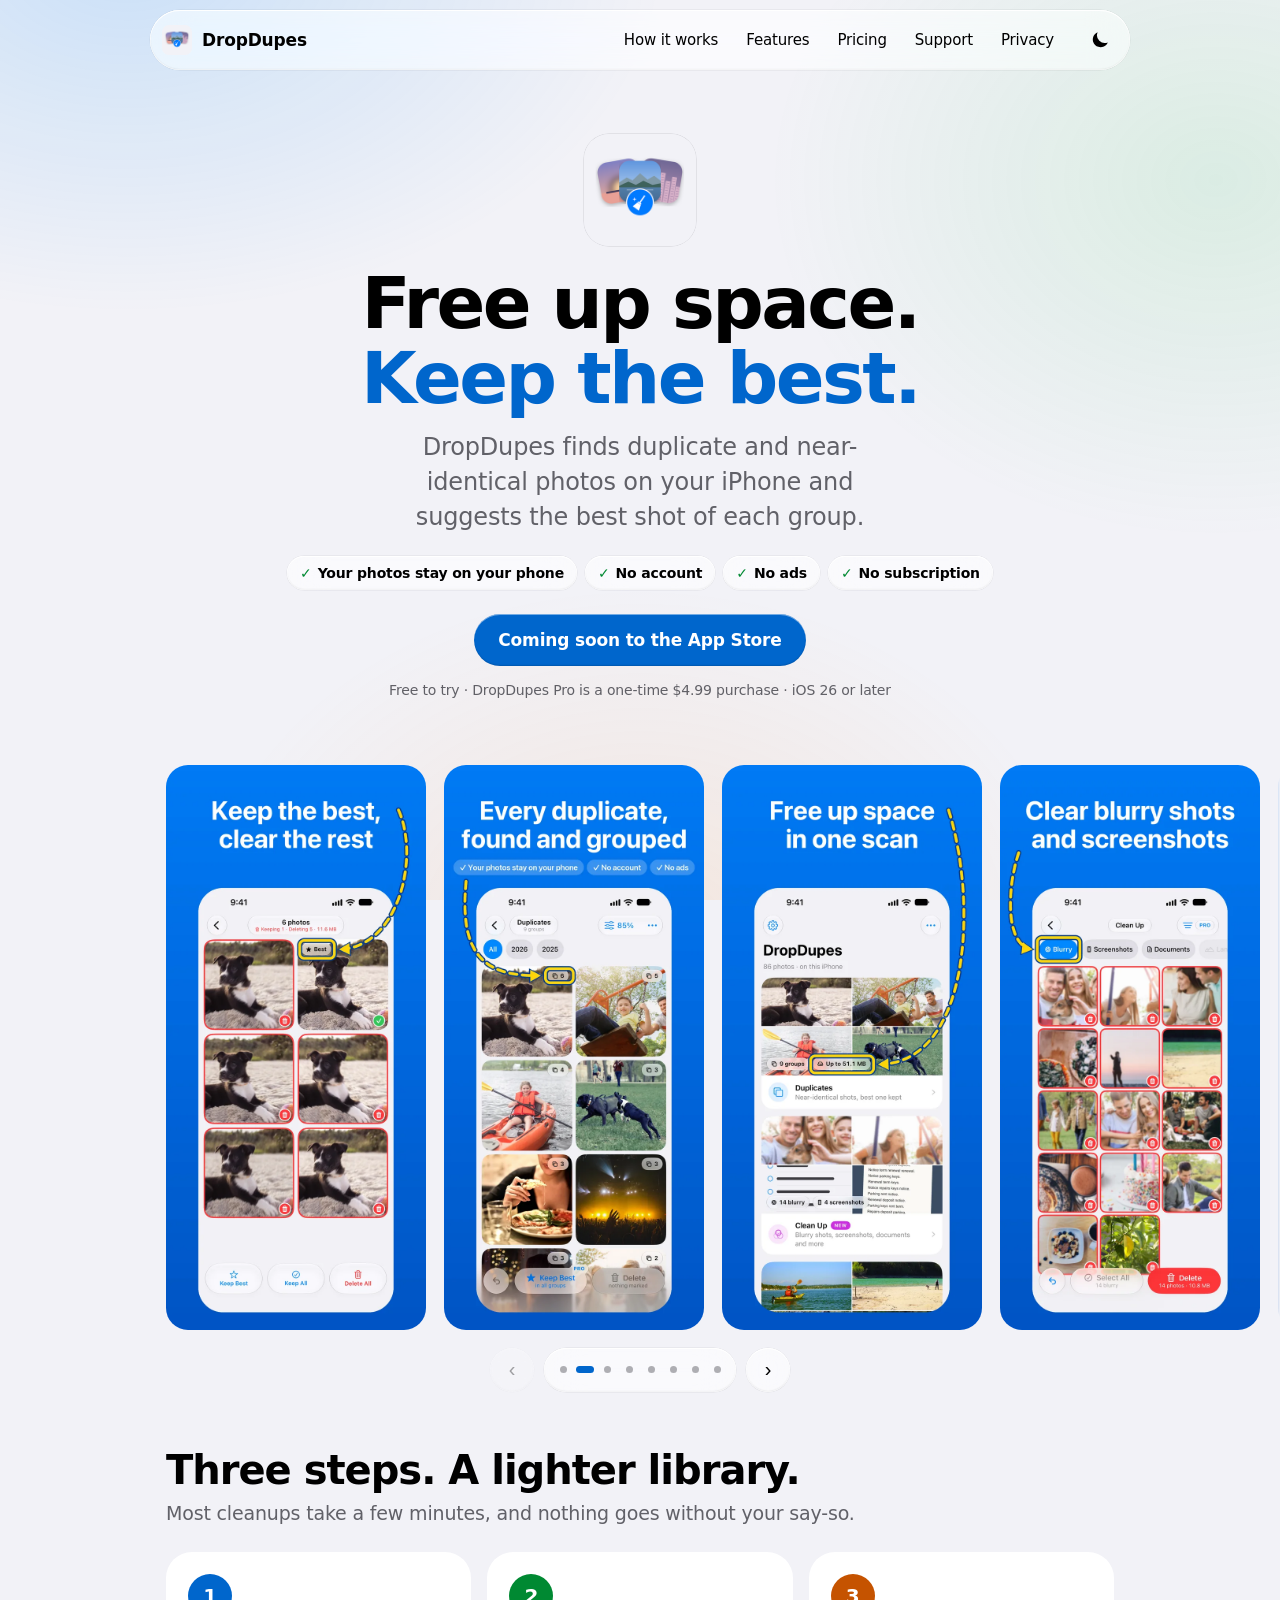
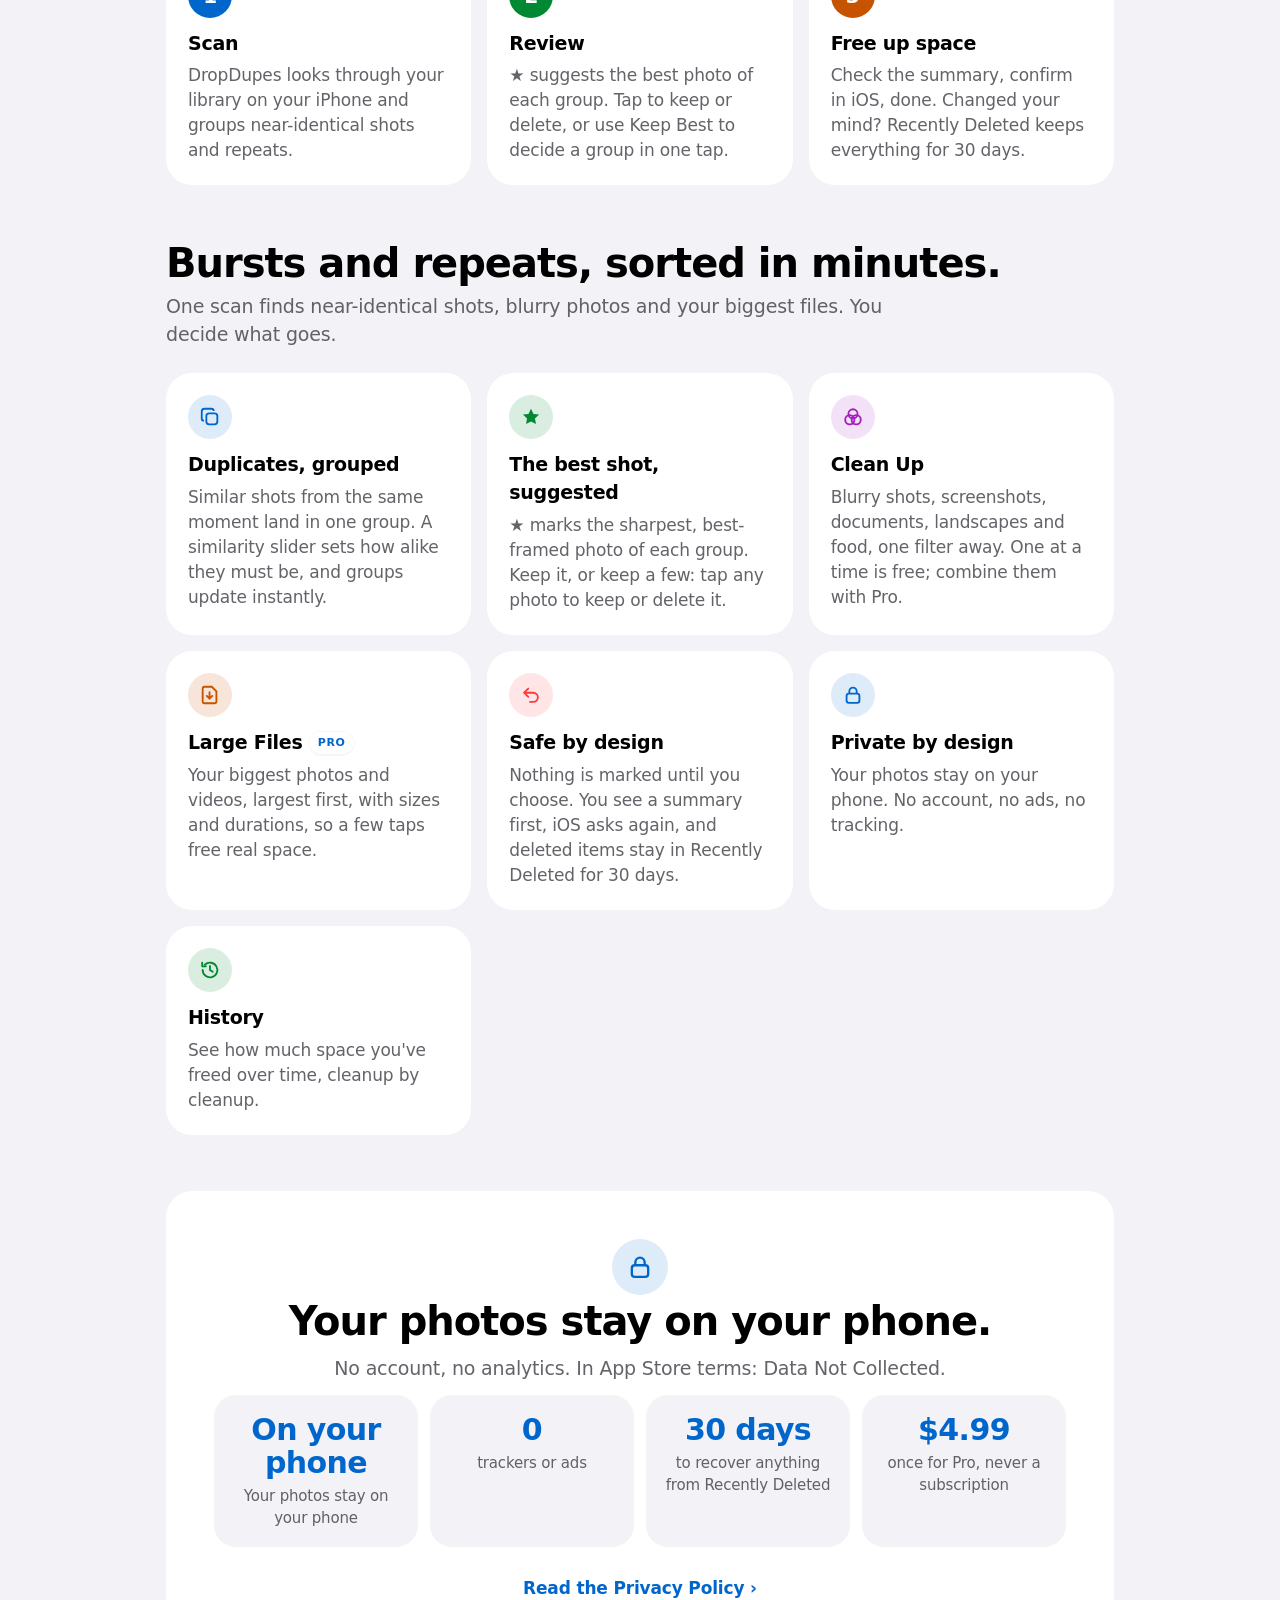
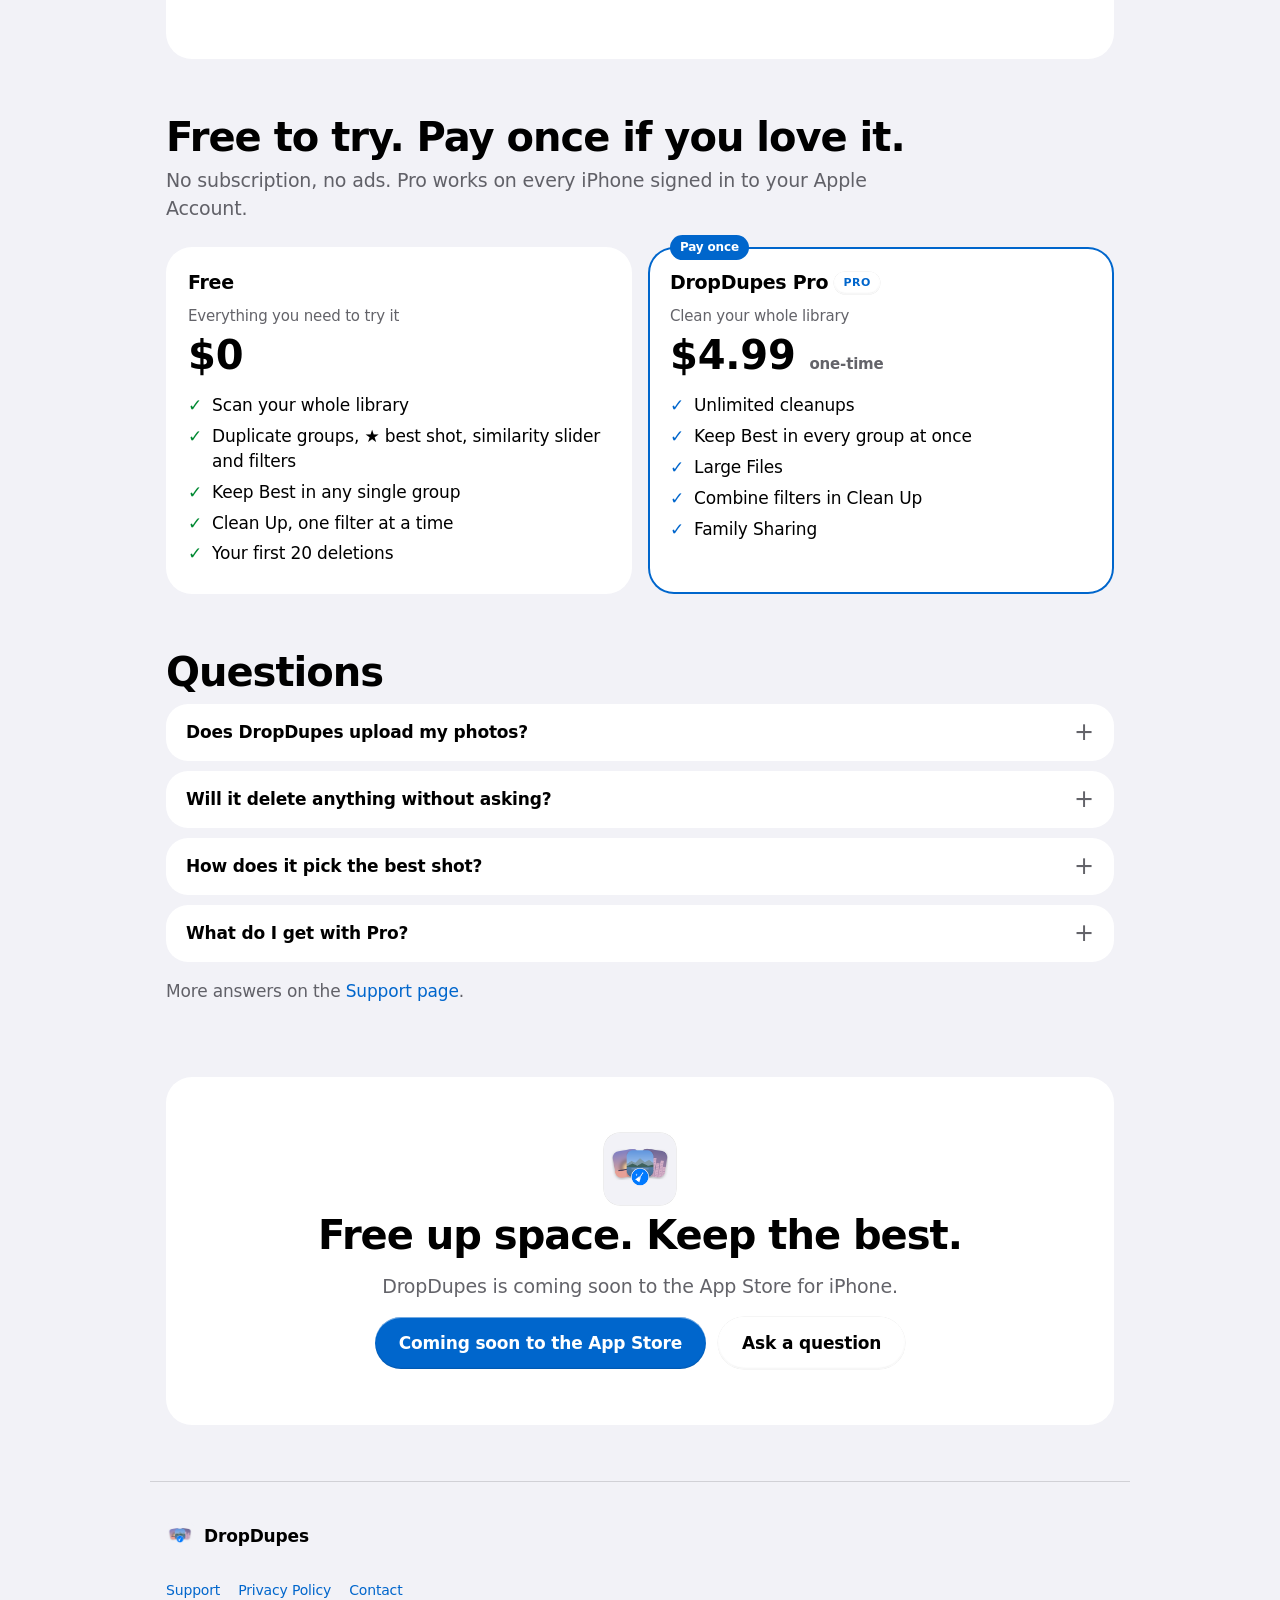
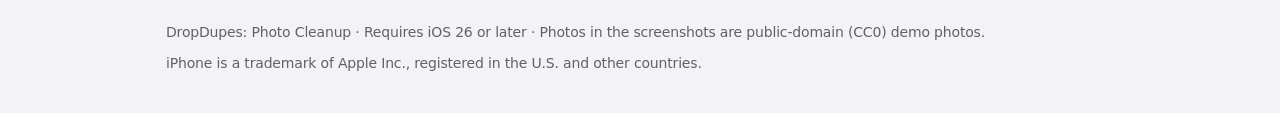
<file: index.html>
<!doctype html>
<html lang="en">
<head>
<meta charset="utf-8">
<meta name="viewport" content="width=device-width, initial-scale=1, viewport-fit=cover">
<title>DropDupes: Photo Cleanup for iPhone</title>
<meta name="description" content="DropDupes finds duplicate and near-identical photos on your iPhone, suggests the best shot, and clears out your biggest photos and videos. Your photos stay on your phone.">
<meta property="og:title" content="DropDupes: Photo Cleanup">
<meta property="og:description" content="Free up space: find near-identical shots, keep the best ones, and clear out your biggest photos and videos. Your photos stay on your phone.">
<meta property="og:image" content="https://bar2133.github.io/dropdupes/og-image.png">
<meta property="og:image:width" content="1200">
<meta property="og:image:height" content="630">
<meta property="og:image:alt" content="DropDupes: Photo Cleanup app icon and screenshots">
<meta property="og:type" content="website">
<meta property="og:site_name" content="DropDupes">
<meta name="twitter:image" content="https://bar2133.github.io/dropdupes/og-image.png">
<meta property="og:url" content="https://bar2133.github.io/dropdupes/">
<link rel="canonical" href="https://bar2133.github.io/dropdupes/">
<meta name="twitter:card" content="summary_large_image">
<link rel="icon" href="icon.png">
<link rel="apple-touch-icon" href="icon.png">
<meta name="theme-color" content="#f2f2f7">
<script src="theme.js"></script>
<link rel="stylesheet" href="style.css">
</head>
<body>

<header class="nav glass">
  <a class="brand" href="#top"><img src="icon.png" alt="">DropDupes</a>
  <nav class="links" aria-label="Sections">
    <a href="#how" class="optional">How it works</a>
    <a href="#features" class="optional">Features</a>
    <a href="#pricing" class="optional">Pricing</a>
    <a href="support.html">Support</a>
    <a href="privacy.html">Privacy</a>
  </nav>
  <button class="theme-toggle" type="button" aria-label="Dark mode" aria-pressed="false"><svg class="moon" viewBox="0 0 24 24" aria-hidden="true"><path fill="currentColor" d="M20.5 14.6A8.5 8.5 0 0 1 9.4 3.5a8.5 8.5 0 1 0 11.1 11.1z"/></svg><svg class="sun" viewBox="0 0 24 24" aria-hidden="true"><circle cx="12" cy="12" r="4.5" fill="currentColor"/><path stroke="currentColor" stroke-width="2" stroke-linecap="round" d="M12 2v2M12 20v2M2 12h2M20 12h2M4.9 4.9l1.4 1.4M17.7 17.7l1.4 1.4M4.9 19.1l1.4-1.4M17.7 6.3l1.4-1.4"/></svg></button>
</header>

<main id="top">
  <div class="wrap hero">
    <img class="icon" src="icon.png" alt="DropDupes app icon" width="112" height="112">
    <h1>Free up space.<br><span class="accent">Keep the best.</span></h1>
    <p class="sub">DropDupes finds duplicate and near-identical photos on your iPhone and suggests the best shot of each group.</p>
    <div class="chips">
      <span class="chip glass"><span class="tick">✓</span>Your photos stay on your phone</span>
      <span class="chip glass"><span class="tick">✓</span>No account</span>
      <span class="chip glass"><span class="tick">✓</span>No ads</span>
      <span class="chip glass"><span class="tick">✓</span>No subscription</span>
    </div>
    <div class="cta">
      <!-- Plain text until launch: no Apple logo or home-made badge (Apple marketing guidelines). Once live, use Apple's official
           "Download on the App Store" badge unmodified, with the app's App Store link. -->
      <a class="btn prominent" href="#pricing">
        Coming soon to the App Store
      </a>
    </div>
    <p class="price-note">Free to try · DropDupes Pro is a one-time $4.99 purchase · iOS 26 or later</p>
  </div>

  <div class="shots" aria-label="Screenshots">
    <div class="strip" id="strip" tabindex="0">
      <figure><picture><source srcset="screenshots/01-best-shot.webp" type="image/webp"><img src="screenshots/01-best-shot.jpg" alt="A burst with the sharpest shot marked as best" width="660" height="1434"></picture></figure>
      <figure><picture><source srcset="screenshots/02-gallery.webp" type="image/webp"><img src="screenshots/02-gallery.jpg" alt="Duplicates: every burst grouped. Your photos stay on your phone." width="660" height="1434"></picture></figure>
      <figure><picture><source srcset="screenshots/03-home.webp" type="image/webp"><img src="screenshots/03-home.jpg" alt="Home after a scan: duplicates, Clean Up and large files" width="660" height="1434"></picture></figure>
      <figure><picture><source srcset="screenshots/04-clean-up.webp" type="image/webp"><img src="screenshots/04-clean-up.jpg" alt="Clean Up: blurry shots marked for deletion" loading="lazy" width="660" height="1434"></picture></figure>
      <figure><picture><source srcset="screenshots/05-keep-two.webp" type="image/webp"><img src="screenshots/05-keep-two.jpg" alt="Keep more than one photo from a group" loading="lazy" width="660" height="1434"></picture></figure>
      <figure><picture><source srcset="screenshots/06-review.webp" type="image/webp"><img src="screenshots/06-review.jpg" alt="Review summary before deleting" loading="lazy" width="660" height="1434"></picture></figure>
      <figure><picture><source srcset="screenshots/07-large-files.webp" type="image/webp"><img src="screenshots/07-large-files.jpg" alt="Large Files: biggest videos and photos first" loading="lazy" width="660" height="1434"></picture></figure>
      <figure><picture><source srcset="screenshots/08-history.webp" type="image/webp"><img src="screenshots/08-history.jpg" alt="History: space freed over time" loading="lazy" width="660" height="1434"></picture></figure>
    </div>
    <div class="strip-controls">
      <button class="glass arrow" type="button" data-dir="-1" aria-label="Previous screenshots">‹</button>
      <div class="dots glass" id="dots" role="group" aria-label="Go to screenshot"></div>
      <button class="glass arrow" type="button" data-dir="1" aria-label="Next screenshots">›</button>
    </div>
  </div>

  <section id="how" class="wrap">
    <h2>Three steps. A lighter library.</h2>
    <p class="lead">Most cleanups take a few minutes, and nothing goes without your say-so.</p>
    <ol class="steps">
      <li class="card">
        <span class="num">1</span>
        <h3>Scan</h3>
        <p>DropDupes looks through your library on your iPhone and groups near-identical shots and repeats.</p>
      </li>
      <li class="card">
        <span class="num">2</span>
        <h3>Review</h3>
        <p>★ suggests the best photo of each group. Tap to keep or delete, or use Keep Best to decide a group in one tap.</p>
      </li>
      <li class="card">
        <span class="num">3</span>
        <h3>Free up space</h3>
        <p>Check the summary, confirm in iOS, done. Changed your mind? Recently Deleted keeps everything for 30 days.</p>
      </li>
    </ol>
  </section>

  <section id="features" class="wrap">
    <h2>Bursts and repeats, sorted in minutes.</h2>
    <p class="lead">One scan finds near-identical shots, blurry photos and your biggest files. You decide what goes.</p>
    <div class="grid">
      <div class="card">
        <span class="sf blue"><svg viewBox="0 0 24 24" aria-hidden="true"><rect x="8" y="8" width="12" height="12" rx="3" fill="none" stroke="currentColor" stroke-width="2"/><path d="M16 5.5A2.5 2.5 0 0 0 13.5 3H6a3 3 0 0 0-3 3v7.5A2.5 2.5 0 0 0 5.5 16" fill="none" stroke="currentColor" stroke-width="2"/></svg></span>
        <h3>Duplicates, grouped</h3>
        <p>Similar shots from the same moment land in one group. A similarity slider sets how alike they must be, and groups update instantly.</p>
      </div>
      <div class="card">
        <span class="sf green"><svg viewBox="0 0 24 24" aria-hidden="true"><path d="m12 3 2.7 5.6 6.1.8-4.5 4.2 1.1 6.1L12 16.8l-5.4 2.9 1.1-6.1-4.5-4.2 6.1-.8z" fill="currentColor"/></svg></span>
        <h3>The best shot, suggested</h3>
        <p>★ marks the sharpest, best-framed photo of each group. Keep it, or keep a few: tap any photo to keep or delete it.</p>
      </div>
      <div class="card">
        <span class="sf purple"><svg viewBox="0 0 24 24" aria-hidden="true"><circle cx="12" cy="8.5" r="5" fill="none" stroke="currentColor" stroke-width="2"/><circle cx="8.5" cy="15" r="5" fill="none" stroke="currentColor" stroke-width="2"/><circle cx="15.5" cy="15" r="5" fill="none" stroke="currentColor" stroke-width="2"/></svg></span>
        <h3>Clean Up</h3>
        <p>Blurry shots, screenshots, documents, landscapes and food, one filter away. One at a time is free; combine them with Pro.</p>
      </div>
      <div class="card">
        <span class="sf orange"><svg viewBox="0 0 24 24" aria-hidden="true"><path d="M6 3h8l5 5v11a2 2 0 0 1-2 2H6a2 2 0 0 1-2-2V5a2 2 0 0 1 2-2z" fill="none" stroke="currentColor" stroke-width="2"/><path d="M11.5 9v7m-3-3 3 3 3-3" fill="none" stroke="currentColor" stroke-width="2" stroke-linecap="round" stroke-linejoin="round"/></svg></span>
        <h3>Large Files <span class="pro-chip glass">PRO</span></h3>
        <p>Your biggest photos and videos, largest first, with sizes and durations, so a few taps free real space.</p>
      </div>
      <div class="card">
        <span class="sf red"><svg viewBox="0 0 24 24" aria-hidden="true"><path d="M9 5 4.5 9.5 9 14" fill="none" stroke="currentColor" stroke-width="2" stroke-linecap="round" stroke-linejoin="round"/><path d="M5 9.5h9.5a5 5 0 0 1 0 10H11" fill="none" stroke="currentColor" stroke-width="2" stroke-linecap="round"/></svg></span>
        <h3>Safe by design</h3>
        <p>Nothing is marked until you choose. You see a summary first, iOS asks again, and deleted items stay in Recently Deleted for 30 days.</p>
      </div>
      <div class="card">
        <span class="sf blue"><svg viewBox="0 0 24 24" aria-hidden="true"><rect x="5" y="10.5" width="14" height="10" rx="2.5" fill="none" stroke="currentColor" stroke-width="2"/><path d="M8 10.5V8a4 4 0 0 1 8 0v2.5" fill="none" stroke="currentColor" stroke-width="2"/></svg></span>
        <h3>Private by design</h3>
        <p>Your photos stay on your phone. No account, no ads, no tracking.</p>
      </div>
      <div class="card">
        <span class="sf green"><svg viewBox="0 0 24 24" aria-hidden="true"><path d="M4 12a8 8 0 1 0 2.4-5.7" fill="none" stroke="currentColor" stroke-width="2" stroke-linecap="round"/><path d="M3.5 4v4h4" fill="none" stroke="currentColor" stroke-width="2" stroke-linecap="round" stroke-linejoin="round"/><path d="M12 7.5V12l3 2" fill="none" stroke="currentColor" stroke-width="2" stroke-linecap="round"/></svg></span>
        <h3>History</h3>
        <p>See how much space you've freed over time, cleanup by cleanup.</p>
      </div>
    </div>
  </section>

  <section id="privacy" class="wrap">
    <div class="card band">
      <span class="sf blue big"><svg viewBox="0 0 24 24" aria-hidden="true"><rect x="5" y="10.5" width="14" height="10" rx="2.5" fill="none" stroke="currentColor" stroke-width="2"/><path d="M8 10.5V8a4 4 0 0 1 8 0v2.5" fill="none" stroke="currentColor" stroke-width="2"/></svg></span>
      <h2>Your photos stay on your phone.</h2>
      <p class="lead">No account, no analytics. In App Store terms: Data Not Collected.</p>
      <dl class="stats">
        <div><dt>On your phone</dt><dd>Your photos stay on your phone</dd></div>
        <div><dt>0</dt><dd>trackers or ads</dd></div>
        <div><dt>30 days</dt><dd>to recover anything from Recently Deleted</dd></div>
        <div><dt>$4.99</dt><dd>once for Pro, never a subscription</dd></div>
      </dl>
      <a class="more" href="privacy.html">Read the Privacy Policy ›</a>
    </div>
  </section>

  <section id="pricing" class="wrap">
    <h2>Free to try. Pay once if you love it.</h2>
    <p class="lead">No subscription, no ads. Pro works on every iPhone signed in to your Apple Account.</p>
    <div class="plans">
      <div class="card plan">
        <h3>Free</h3>
        <p class="plan-sub">Everything you need to try it</p>
        <div class="price">$0</div>
        <ul class="ticks">
          <li>Scan your whole library</li>
          <li>Duplicate groups, ★ best shot, similarity slider and filters</li>
          <li>Keep Best in any single group</li>
          <li>Clean Up, one filter at a time</li>
          <li>Your first 20 deletions</li>
        </ul>
      </div>
      <div class="card plan pro">
        <span class="badge">Pay once</span>
        <h3>DropDupes Pro <span class="pro-chip glass">PRO</span></h3>
        <p class="plan-sub">Clean your whole library</p>
        <div class="price">$4.99 <span class="per">one-time</span></div>
        <ul class="ticks">
          <li>Unlimited cleanups</li>
          <li>Keep Best in every group at once</li>
          <li>Large Files</li>
          <li>Combine filters in Clean Up</li>
          <li>Family Sharing</li>
        </ul>
      </div>
    </div>
  </section>

  <section id="faq" class="wrap">
    <h2>Questions</h2>
    <details><summary>Does DropDupes upload my photos?</summary><p>No. Your photos stay on your phone. DropDupes collects no data. See the <a href="privacy.html">Privacy Policy</a>.</p></details>
    <details><summary>Will it delete anything without asking?</summary><p>No. You see a summary first, then iOS asks you to confirm. Deleted items go to Photos › Recently Deleted for 30 days.</p></details>
    <details><summary>How does it pick the best shot?</summary><p>It prefers favorites, then photos without letterboxing, then the sharper, higher-resolution one. It's only a suggestion (★): you decide what to keep.</p></details>
    <details><summary>What do I get with Pro?</summary><p>A one-time purchase that unlocks unlimited cleanups, Keep Best in every group at once, Large Files, and combined filters in Clean Up. Restore it on any iPhone with the same Apple Account.</p></details>
    <p class="muted">More answers on the <a href="support.html">Support page</a>.</p>
  </section>

  <section class="wrap">
    <div class="card cta-band">
      <img src="icon.png" alt="" width="72" height="72">
      <h2>Free up space. Keep the best.</h2>
      <p class="lead">DropDupes is coming soon to the App Store for iPhone.</p>
      <div class="cta">
        <span class="btn prominent">
          Coming soon to the App Store
        </span>
        <a class="btn glass" href="mailto:bar2133@gmail.com">Ask a question</a>
      </div>
    </div>
  </section>
</main>

<footer class="wrap foot">
  <a class="brand" href="#top"><img src="icon.png" alt="" width="28" height="28">DropDupes</a>
  <nav aria-label="Footer"><a href="support.html">Support</a><a href="privacy.html">Privacy Policy</a><a href="mailto:bar2133@gmail.com">Contact</a></nav>
  <span>DropDupes: Photo Cleanup · Requires iOS 26 or later · Photos in the screenshots are public-domain (CC0) demo photos.</span>
  <span>iPhone is a trademark of Apple Inc., registered in the U.S. and other countries.</span>
</footer>

<script>
  // Screenshot strip: arrows scroll by most of a screen, dots jump to a screenshot and show where you are,
  // and arrows disable at the ends. The strip also scrolls by swipe or keyboard.
  const strip = document.getElementById('strip'), dots = document.getElementById('dots');
  const shots = [...strip.querySelectorAll('figure')];
  const motion = () => matchMedia('(prefers-reduced-motion: reduce)').matches ? 'auto' : 'smooth';
  const [prev, next] = document.querySelectorAll('.strip-controls .arrow');
  [prev, next].forEach(b => b.addEventListener('click', () => {
    strip.scrollBy({ left: Number(b.dataset.dir) * strip.clientWidth * 0.8, behavior: motion() });
  }));
  shots.forEach((f, i) => {
    const d = document.createElement('button');
    d.type = 'button'; d.setAttribute('aria-label', f.querySelector('img').alt);
    d.addEventListener('click', () => f.scrollIntoView({ behavior: motion(), block: 'nearest', inline: 'center' }));
    dots.append(d);
  });
  const sync = () => {
    const mid = strip.scrollLeft + strip.clientWidth / 2;
    let cur = 0;
    shots.forEach((f, i) => { if (Math.abs(f.offsetLeft + f.offsetWidth / 2 - mid) < Math.abs(shots[cur].offsetLeft + shots[cur].offsetWidth / 2 - mid)) cur = i; });
    [...dots.children].forEach((d, i) => d.toggleAttribute('aria-current', i === cur));
    prev.disabled = strip.scrollLeft < 4;
    next.disabled = strip.scrollLeft + strip.clientWidth > strip.scrollWidth - 4;
  };
  strip.addEventListener('scroll', () => requestAnimationFrame(sync), { passive: true });
  addEventListener('resize', sync); sync();

  // Nav: highlight the section on screen.
  const links = [...document.querySelectorAll('.nav .links a[href^="#"]')];
  const io = new IntersectionObserver(entries => entries.forEach(e => {
    if (!e.isIntersecting) return;
    links.forEach(a => a.toggleAttribute('aria-current', a.hash === '#' + e.target.id));
  }), { rootMargin: '-45% 0px -50% 0px' });
  links.forEach(a => { const t = document.querySelector(a.hash); if (t) io.observe(t); });
  document.querySelectorAll('.hero, .shots, main > section:not([id]), #privacy, #faq').forEach(t => io.observe(t));
</script>
</body>
</html>
</file>
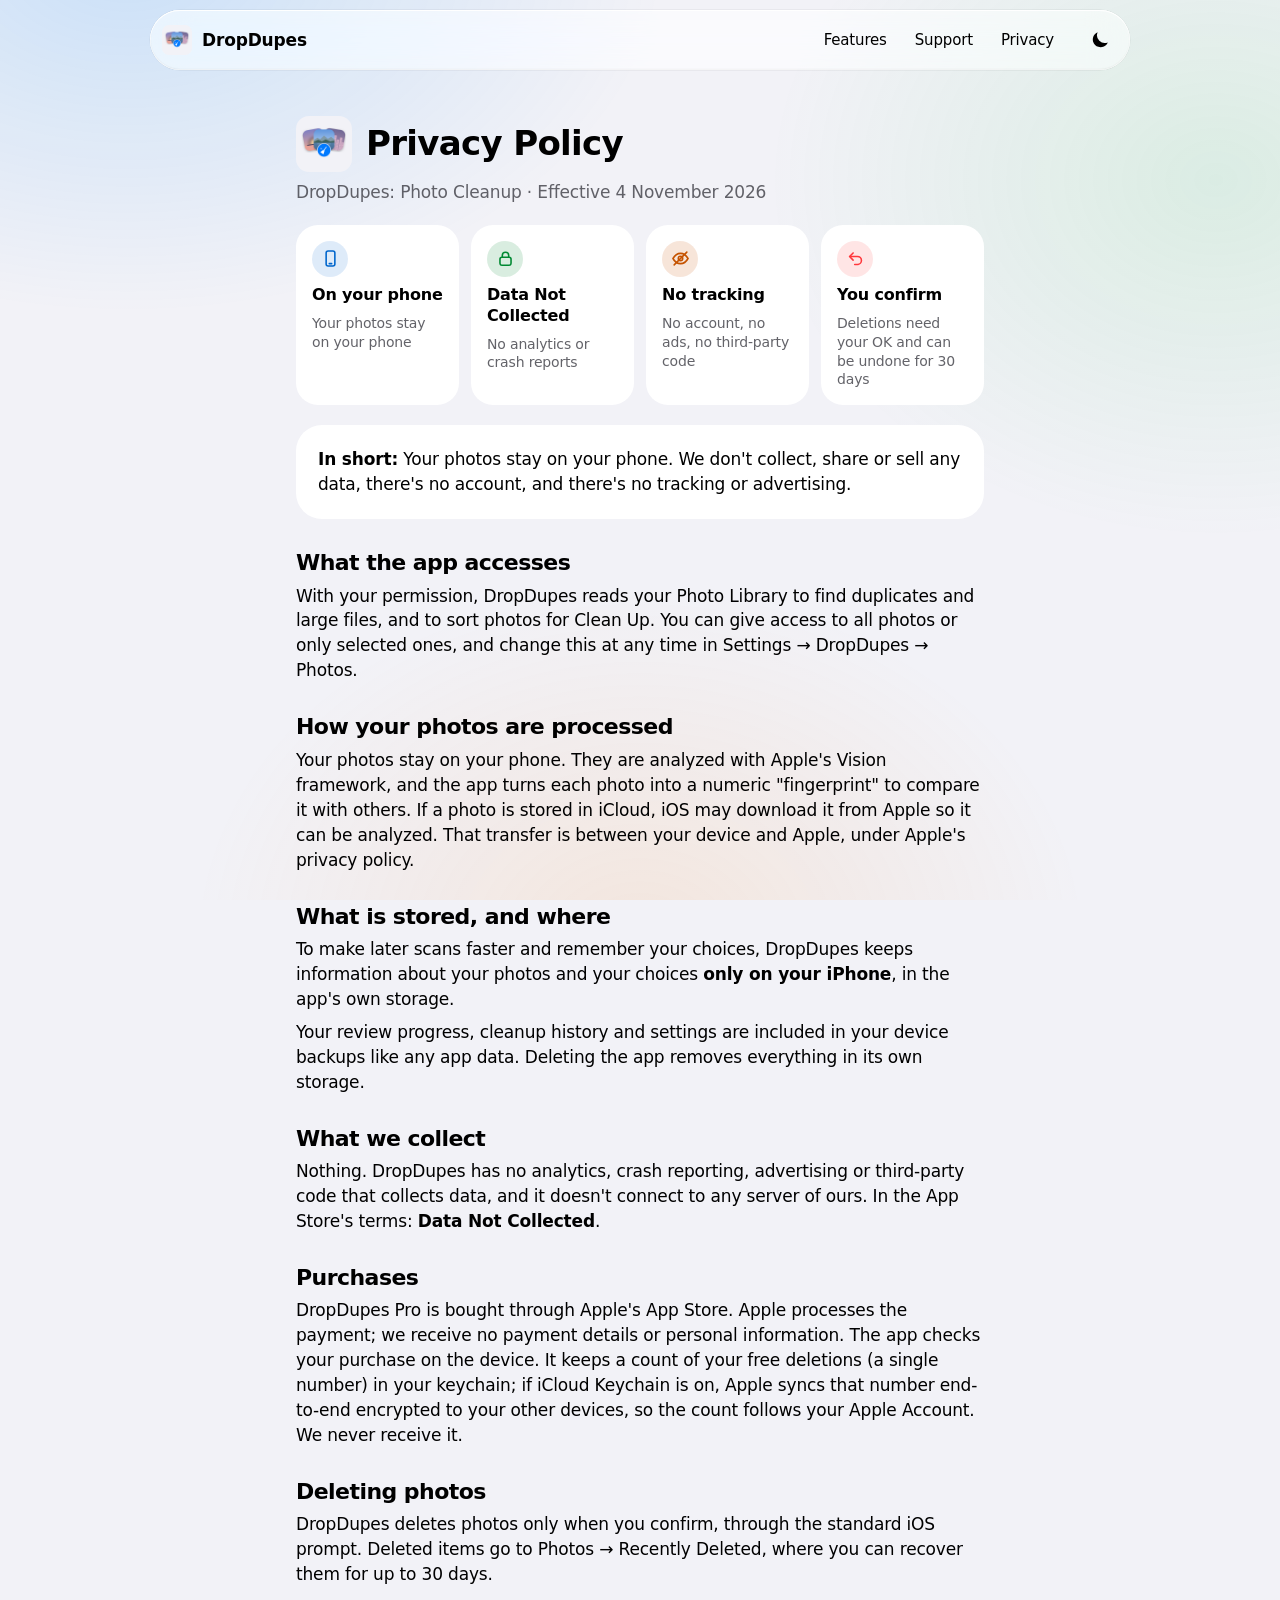
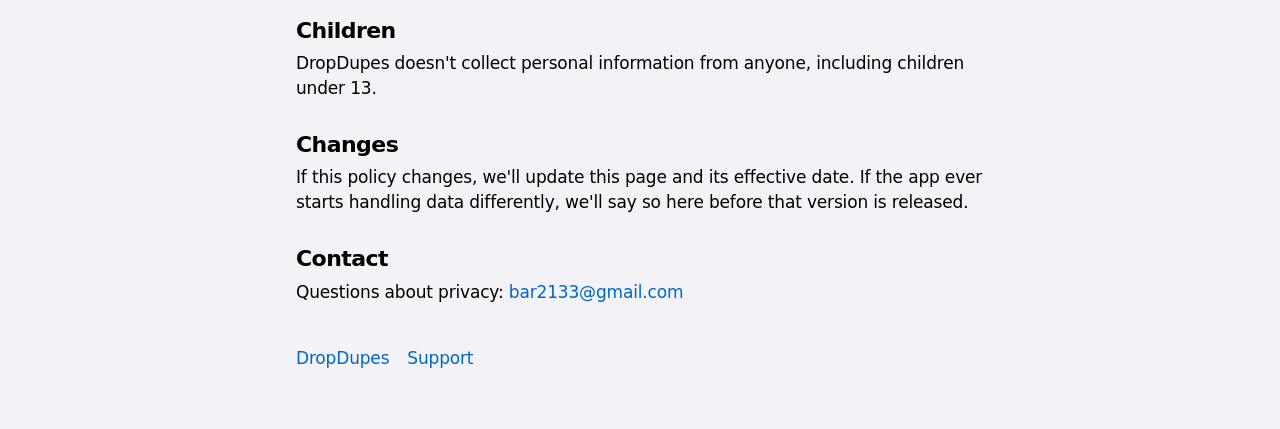
<file: privacy.html>
<!doctype html>
<html lang="en">
<head>
<meta charset="utf-8">
<meta name="viewport" content="width=device-width, initial-scale=1, viewport-fit=cover">
<meta property="og:title" content="DropDupes Privacy Policy">
<meta property="og:description" content="Your photos stay on your phone. Data Not Collected.">
<meta property="og:image" content="https://bar2133.github.io/dropdupes/og-image.png">
<meta property="og:image:width" content="1200">
<meta property="og:image:height" content="630">
<meta property="og:url" content="https://bar2133.github.io/dropdupes/privacy.html">
<link rel="canonical" href="https://bar2133.github.io/dropdupes/privacy.html">
<meta property="og:type" content="website">
<meta name="twitter:card" content="summary_large_image">
<link rel="icon" href="icon.png">
<title>DropDupes Privacy Policy</title>
<meta name="theme-color" content="#f2f2f7">
<script src="theme.js"></script>
<link rel="stylesheet" href="style.css">
</head>
<body>
<header class="nav glass">
  <a class="brand" href="index.html"><img src="icon.png" alt="">DropDupes</a>
  <nav class="links" aria-label="Pages"><a href="index.html#features" class="optional">Features</a><a href="support.html">Support</a><a href="privacy.html">Privacy</a></nav>
  <button class="theme-toggle" type="button" aria-label="Dark mode" aria-pressed="false"><svg class="moon" viewBox="0 0 24 24" aria-hidden="true"><path fill="currentColor" d="M20.5 14.6A8.5 8.5 0 0 1 9.4 3.5a8.5 8.5 0 1 0 11.1 11.1z"/></svg><svg class="sun" viewBox="0 0 24 24" aria-hidden="true"><circle cx="12" cy="12" r="4.5" fill="currentColor"/><path stroke="currentColor" stroke-width="2" stroke-linecap="round" d="M12 2v2M12 20v2M2 12h2M20 12h2M4.9 4.9l1.4 1.4M17.7 17.7l1.4 1.4M4.9 19.1l1.4-1.4M17.7 6.3l1.4-1.4"/></svg></button>
</header>
<main class="doc">
<header><img src="icon.png" alt=""><h1>Privacy Policy</h1></header>
<p class="muted">DropDupes: Photo Cleanup · Effective 4 November 2026</p>

<div class="glance" aria-label="At a glance">
  <div><span class="sf blue"><svg viewBox="0 0 24 24" aria-hidden="true"><rect x="6.5" y="2.5" width="11" height="19" rx="2.5" fill="none" stroke="currentColor" stroke-width="2"/><path d="M10.5 18.5h3" stroke="currentColor" stroke-width="2" stroke-linecap="round"/></svg></span><strong>On your phone</strong><span>Your photos stay on your phone</span></div>
  <div><span class="sf green"><svg viewBox="0 0 24 24" aria-hidden="true"><rect x="5" y="10.5" width="14" height="10" rx="2.5" fill="none" stroke="currentColor" stroke-width="2"/><path d="M8 10.5V8a4 4 0 0 1 8 0v2.5" fill="none" stroke="currentColor" stroke-width="2"/></svg></span><strong>Data Not Collected</strong><span>No analytics or crash reports</span></div>
  <div><span class="sf orange"><svg viewBox="0 0 24 24" aria-hidden="true"><path d="M2.5 12S6 5.5 12 5.5 21.5 12 21.5 12 18 18.5 12 18.5 2.5 12 2.5 12z" fill="none" stroke="currentColor" stroke-width="2"/><circle cx="12" cy="12" r="2.8" fill="none" stroke="currentColor" stroke-width="2"/><path d="M4 20 20 4" stroke="currentColor" stroke-width="2" stroke-linecap="round"/></svg></span><strong>No tracking</strong><span>No account, no ads, no third-party code</span></div>
  <div><span class="sf red"><svg viewBox="0 0 24 24" aria-hidden="true"><path d="M9 5 4.5 9.5 9 14" fill="none" stroke="currentColor" stroke-width="2" stroke-linecap="round" stroke-linejoin="round"/><path d="M5 9.5h9.5a5 5 0 0 1 0 10H11" fill="none" stroke="currentColor" stroke-width="2" stroke-linecap="round"/></svg></span><strong>You confirm</strong><span>Deletions need your OK and can be undone for 30 days</span></div>
</div>

<div class="card"><strong>In short:</strong> Your photos stay on your phone. We don't collect, share or sell any data, there's no account, and there's no tracking or advertising.</div>

<h2>What the app accesses</h2>
<p>With your permission, DropDupes reads your Photo Library to find duplicates and large files, and to sort photos for Clean Up. You can give access to all photos or only selected ones, and change this at any time in Settings → DropDupes → Photos.</p>

<h2>How your photos are processed</h2>
<p>Your photos stay on your phone. They are analyzed with Apple's Vision framework, and the app turns each photo into a numeric "fingerprint" to compare it with others. If a photo is stored in iCloud, iOS may download it from Apple so it can be analyzed. That transfer is between your device and Apple, under Apple's privacy policy.</p>

<h2>What is stored, and where</h2>
<p>To make later scans faster and remember your choices, DropDupes keeps information about your photos and your choices <strong>only on your iPhone</strong>, in the app's own storage.</p>
<p>Your review progress, cleanup history and settings are included in your device backups like any app data. Deleting the app removes everything in its own storage.</p>

<h2>What we collect</h2>
<p>Nothing. DropDupes has no analytics, crash reporting, advertising or third-party code that collects data, and it doesn't connect to any server of ours. In the App Store's terms: <strong>Data Not Collected</strong>.</p>

<h2>Purchases</h2>
<p>DropDupes Pro is bought through Apple's App Store. Apple processes the payment; we receive no payment details or personal information. The app checks your purchase on the device. It keeps a count of your free deletions (a single number) in your keychain; if iCloud Keychain is on, Apple syncs that number end-to-end encrypted to your other devices, so the count follows your Apple Account. We never receive it.</p>

<h2>Deleting photos</h2>
<p>DropDupes deletes photos only when you confirm, through the standard iOS prompt. Deleted items go to Photos → Recently Deleted, where you can recover them for up to 30 days.</p>

<h2>Children</h2>
<p>DropDupes doesn't collect personal information from anyone, including children under 13.</p>

<h2>Changes</h2>
<p>If this policy changes, we'll update this page and its effective date. If the app ever starts handling data differently, we'll say so here before that version is released.</p>

<h2>Contact</h2>
<p>Questions about privacy: <a href="mailto:bar2133@gmail.com">bar2133@gmail.com</a></p>

<nav><a href="index.html">DropDupes</a><a href="support.html">Support</a></nav>
</main>
</body>
</html>
</file>
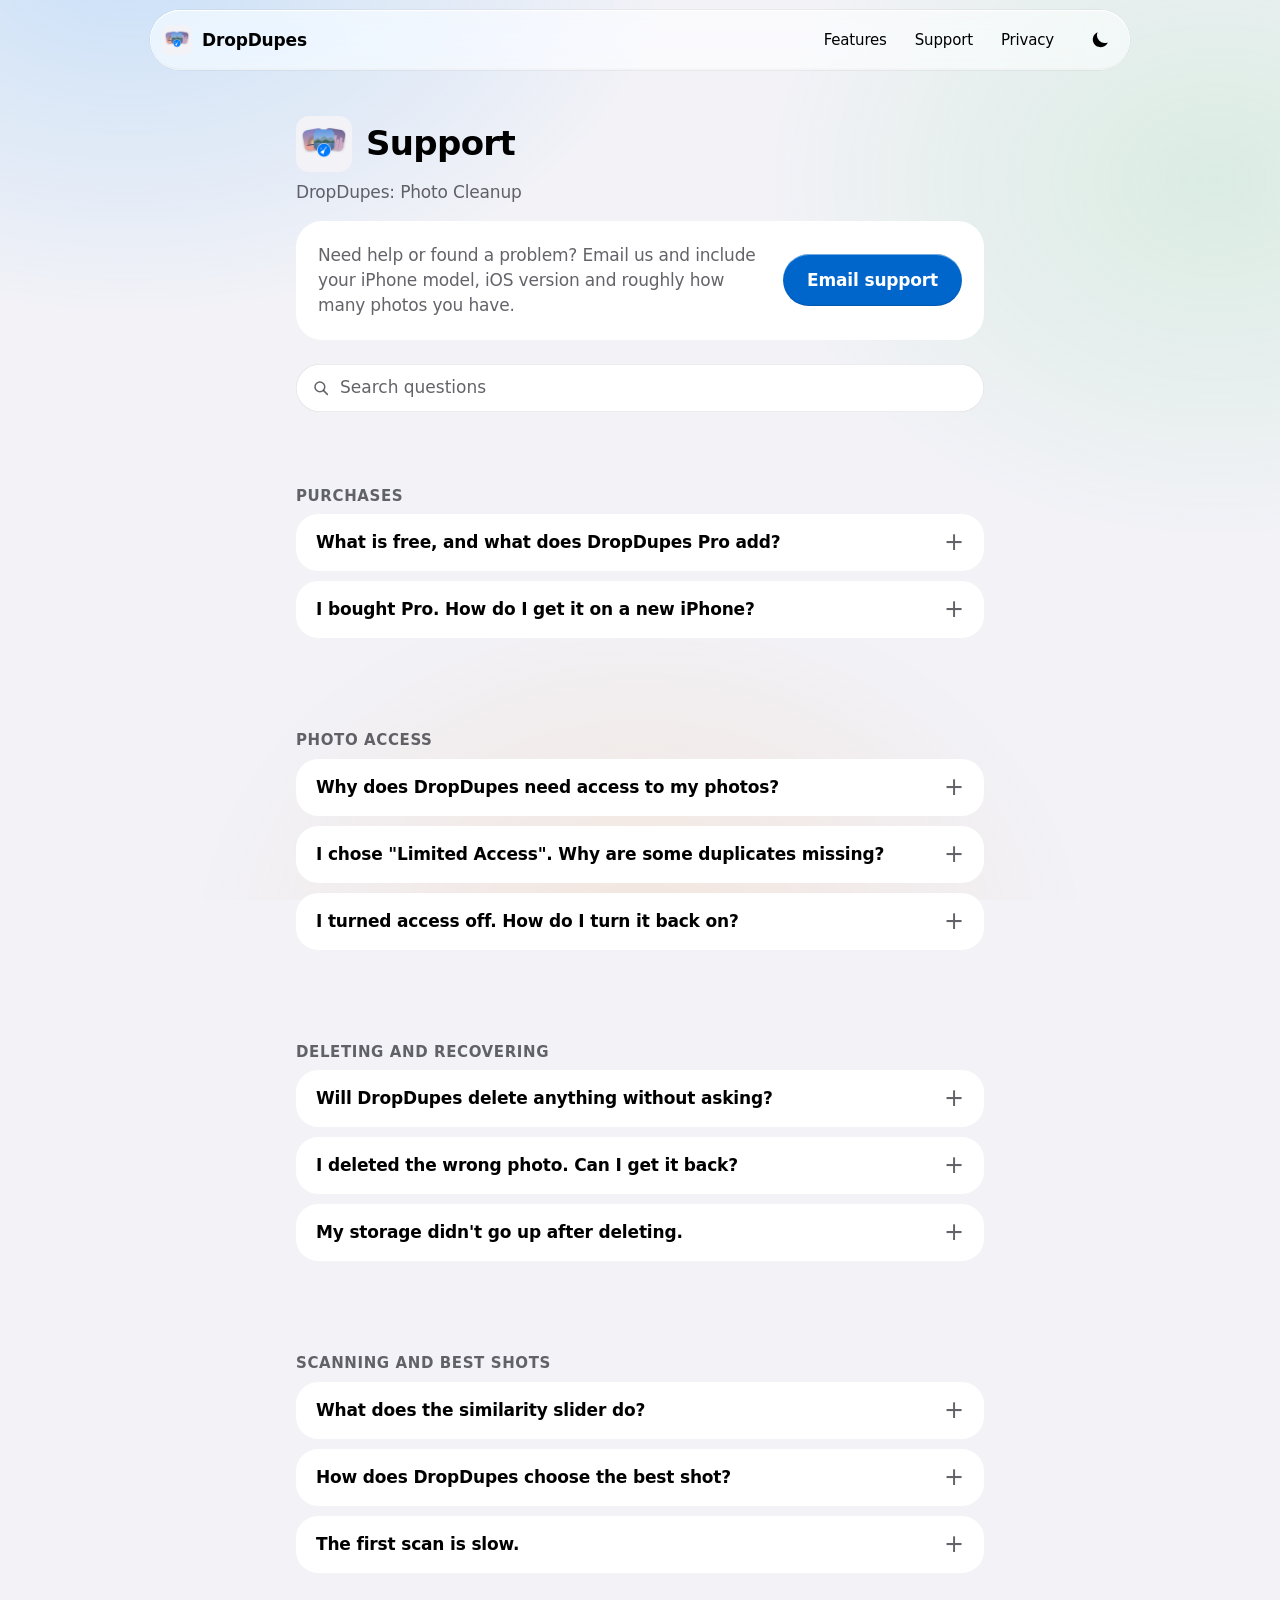
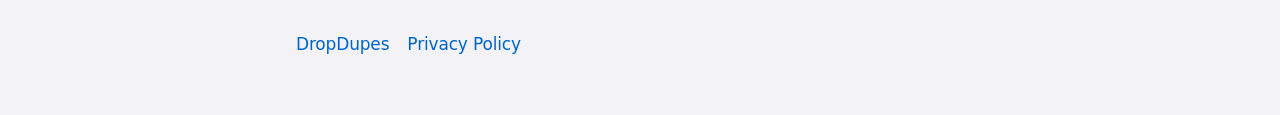
<file: support.html>
<!doctype html>
<html lang="en">
<head>
<meta charset="utf-8">
<meta name="viewport" content="width=device-width, initial-scale=1, viewport-fit=cover">
<meta property="og:title" content="DropDupes Support">
<meta property="og:description" content="Help and answers for DropDupes: Photo Cleanup.">
<meta property="og:image" content="https://bar2133.github.io/dropdupes/og-image.png">
<meta property="og:image:width" content="1200">
<meta property="og:image:height" content="630">
<meta property="og:url" content="https://bar2133.github.io/dropdupes/support.html">
<link rel="canonical" href="https://bar2133.github.io/dropdupes/support.html">
<meta property="og:type" content="website">
<meta name="twitter:card" content="summary_large_image">
<link rel="icon" href="icon.png">
<title>DropDupes Support</title>
<meta name="theme-color" content="#f2f2f7">
<script src="theme.js"></script>
<link rel="stylesheet" href="style.css">
</head>
<body>
<header class="nav glass">
  <a class="brand" href="index.html"><img src="icon.png" alt="">DropDupes</a>
  <nav class="links" aria-label="Pages"><a href="index.html#features" class="optional">Features</a><a href="support.html">Support</a><a href="privacy.html">Privacy</a></nav>
  <button class="theme-toggle" type="button" aria-label="Dark mode" aria-pressed="false"><svg class="moon" viewBox="0 0 24 24" aria-hidden="true"><path fill="currentColor" d="M20.5 14.6A8.5 8.5 0 0 1 9.4 3.5a8.5 8.5 0 1 0 11.1 11.1z"/></svg><svg class="sun" viewBox="0 0 24 24" aria-hidden="true"><circle cx="12" cy="12" r="4.5" fill="currentColor"/><path stroke="currentColor" stroke-width="2" stroke-linecap="round" d="M12 2v2M12 20v2M2 12h2M20 12h2M4.9 4.9l1.4 1.4M17.7 17.7l1.4 1.4M4.9 19.1l1.4-1.4M17.7 6.3l1.4-1.4"/></svg></button>
</header>
<main class="doc">
<header><img src="icon.png" alt=""><h1>Support</h1></header>
<p class="muted">DropDupes: Photo Cleanup</p>

<div class="card contact">
  <p>Need help or found a problem? Email us and include your iPhone model, iOS version and roughly how many photos you have.</p>
  <a class="btn prominent" href="mailto:bar2133@gmail.com">Email support</a>
</div>

<label class="search">
  <span class="visually-hidden">Search questions</span>
  <svg viewBox="0 0 24 24" aria-hidden="true"><circle cx="10.5" cy="10.5" r="6.5" fill="none" stroke="currentColor" stroke-width="2"/><path d="m15.5 15.5 5 5" stroke="currentColor" stroke-width="2" stroke-linecap="round"/></svg>
  <input id="q" type="search" placeholder="Search questions" autocomplete="off">
</label>

<section class="help-group">
<h2>Purchases</h2>
<details><summary>What is free, and what does DropDupes Pro add?</summary><p>Scanning, reviewing and your first 20 deletions are free. DropDupes Pro is a one-time purchase (not a subscription) that unlocks unlimited cleanups, Keep Best in every group at once, Large Files, and combined filters in Clean Up.</p></details>
<details><summary>I bought Pro. How do I get it on a new iPhone?</summary><p>Open Settings › DropDupes Pro in the app and tap Restore Purchases, signed in with the same Apple Account. Family Sharing is supported.</p></details>
</section>

<section class="help-group">
<h2>Photo access</h2>
<details><summary>Why does DropDupes need access to my photos?</summary><p>To find duplicates and sort photos for Clean Up, it has to look at them. Your photos stay on your phone. See the <a href="privacy.html">Privacy Policy</a>.</p></details>
<details><summary>I chose "Limited Access". Why are some duplicates missing?</summary><p>DropDupes can only see the photos you selected. To scan everything, go to Settings → DropDupes → Photos and choose Full Access.</p></details>
<details><summary>I turned access off. How do I turn it back on?</summary><p>Settings → DropDupes → Photos → Full Access.</p></details>
</section>

<section class="help-group">
<h2>Deleting and recovering</h2>
<details><summary>Will DropDupes delete anything without asking?</summary><p>No. Nothing is marked for deletion until you choose. Before anything is deleted, DropDupes shows a summary, then iOS asks you to confirm.</p></details>
<details><summary>I deleted the wrong photo. Can I get it back?</summary><p>Yes. Open Photos → Albums → Recently Deleted and tap Recover. Items stay there for 30 days.</p></details>
<details><summary>My storage didn't go up after deleting.</summary><p>Deleted items still take space while they're in Recently Deleted. Empty that album in Photos to free the space right away.</p></details>
</section>

<section class="help-group">
<h2>Scanning and best shots</h2>
<details><summary>What does the similarity slider do?</summary><p>It sets how alike photos must be to be grouped. Higher means only near-identical shots; lower also groups photos that are merely similar. Changing it regroups instantly without rescanning.</p></details>
<details><summary>How does DropDupes choose the best shot?</summary><p>It prefers favorites, then photos that aren't letterboxed, then the sharper one, the higher resolution, the larger file, and finally the oldest. It's only a suggestion (★); you decide what to keep.</p></details>
<details><summary>The first scan is slow.</summary><p>The first scan analyzes every photo; later scans only look at new or edited ones. Keep DropDupes open while it scans. Photos stored only in iCloud may need to download first.</p></details>
</section>

<p class="muted empty" id="empty" hidden>No matching questions. Email <a href="mailto:bar2133@gmail.com">bar2133@gmail.com</a> and we'll help.</p>

<nav><a href="index.html">DropDupes</a><a href="privacy.html">Privacy Policy</a></nav>
</main>
<script>
  // Filters the questions as you type; matching answers open.
  const q = document.getElementById('q'), empty = document.getElementById('empty');
  q.addEventListener('input', () => {
    const term = q.value.trim().toLowerCase();
    let any = false;
    document.querySelectorAll('.help-group').forEach(g => {
      let shown = 0;
      g.querySelectorAll('details').forEach(d => {
        const hit = !term || d.textContent.toLowerCase().includes(term);
        d.hidden = !hit; d.open = Boolean(term) && hit; shown += hit;
      });
      g.hidden = !shown; any ||= shown > 0;
    });
    empty.hidden = any;
  });
</script>
</body>
</html>
</file>
<file: style.css>
/* DropDupes site — iOS 26/27 look: system colors, SF Pro (system font on Apple devices), Liquid Glass for the
   floating controls only (nav bar, chips, buttons), content cards solid. Light and dark. */
:root {
  interpolate-size: allow-keywords; /* lets FAQ answers animate to their natural height */
  --bg: #f2f2f7;              /* systemGroupedBackground */
  --surface: #ffffff;         /* secondarySystemGroupedBackground */
  --text: #000000;            /* label */
  --muted: rgba(60, 60, 67, .80); /* secondaryLabel, darkened to pass WCAG AA 4.5:1 on the grouped background */
  --sep: rgba(60, 60, 67, .18);
  /* iOS 26+ increased-contrast system colors in light mode, so text and white labels on them pass WCAG AA 4.5:1 */
  --brand: #0066cc; --keep: #008932; --delete: #ff383c; --warning: #c55300; --filter: #a31fbd;
  --glass: rgba(255, 255, 255, .58);
  --glass-rim: rgba(255, 255, 255, .9);
  --glass-edge: rgba(0, 0, 0, .08);
  --wash-1: rgba(0, 136, 255, .16); --wash-2: rgba(52, 199, 89, .12); --wash-3: rgba(255, 141, 40, .12);
  --font: -apple-system, BlinkMacSystemFont, "SF Pro Text", "SF Pro Display", "Helvetica Neue", system-ui, sans-serif;
  --rounded: ui-rounded, "SF Pro Rounded", -apple-system, system-ui, sans-serif;
  --r-card: 26px; --r-l: 22px;
  --on-tint: #ffffff;         /* label on brand, keep and warning fills */
  color-scheme: light;
}
/* dark: only when the visitor turns it on with the nav switch (theme.js); light is the default */
:root[data-theme="dark"] {
  --bg: #000000; --surface: #1c1c1e; --text: #ffffff; --muted: rgba(235, 235, 245, .62); --sep: rgba(84, 84, 88, .6);
  --brand: #0091ff; --keep: #30d158; --delete: #ff4245; --warning: #ff9230; --filter: #db34f2;
  --glass: rgba(40, 40, 44, .55); --glass-rim: rgba(255, 255, 255, .16); --glass-edge: rgba(0, 0, 0, .5);
  --wash-1: rgba(0, 145, 255, .22); --wash-2: rgba(48, 209, 88, .12); --wash-3: rgba(255, 146, 48, .12);
  color-scheme: dark;
}
/* Increase Contrast: stronger text, separators and glass, in both themes */
@media (prefers-contrast: more) {
  :root { --muted: rgba(60, 60, 67, .92); --sep: rgba(60, 60, 67, .45); --glass: rgba(255, 255, 255, .88); --glass-edge: rgba(0, 0, 0, .3); }
  :root[data-theme="dark"] {
    --muted: rgba(235, 235, 245, .82); --sep: rgba(235, 235, 245, .35); --glass: rgba(28, 28, 30, .9); --glass-rim: rgba(255, 255, 255, .35);
    --brand: #5cb8ff; --keep: #4ad968; --warning: #ffa056; --filter: #e66ff7; --delete: #ff6165;
    --on-tint: #000000;       /* iOS draws black labels on the lighter increased-contrast fills */
  }
}
* { box-sizing: border-box; }
html { scroll-behavior: smooth; }
@media (prefers-reduced-motion: reduce) { html { scroll-behavior: auto; } }
body {
  margin: 0; background: var(--bg); color: var(--text);
  font: 17px/1.47 var(--font); letter-spacing: -.01em; -webkit-font-smoothing: antialiased;
}
/* soft colour behind the page so the glass has something to refract */
body::before {
  content: ""; position: fixed; inset: 0; z-index: -1; pointer-events: none;
  background:
    radial-gradient(60vmax 40vmax at 10% -5%, var(--wash-1), transparent 70%),
    radial-gradient(50vmax 40vmax at 95% 20%, var(--wash-2), transparent 70%),
    radial-gradient(50vmax 40vmax at 50% 105%, var(--wash-3), transparent 70%);
}
a { color: var(--brand); text-decoration: none; }
a:hover { text-decoration: underline; }
:focus-visible { outline: 3px solid var(--brand); outline-offset: 3px; border-radius: 8px; }
img { max-width: 100%; display: block; }

/* Liquid Glass: translucent blur, bright rim, darker edge, no drop shadow */
.glass {
  background: var(--glass);
  -webkit-backdrop-filter: blur(18px) saturate(180%); backdrop-filter: blur(18px) saturate(180%);
  box-shadow: inset 0 1px .5px var(--glass-rim), inset 0 0 0 .5px var(--glass-rim), inset 0 -1px 1.5px var(--glass-edge), 0 0 0 .5px var(--glass-edge);
}

/* floating nav bar */
.nav {
  position: sticky; top: max(10px, env(safe-area-inset-top)); z-index: 10;
  margin: 10px auto 0; width: min(980px, calc(100% - 24px));
  display: flex; align-items: center; gap: 12px; padding: 8px 8px 8px 12px; border-radius: 999px;
}
.nav .brand { display: flex; align-items: center; gap: 10px; color: var(--text); font-weight: 600; }
.nav .brand img { width: 30px; height: 30px; border-radius: 7px; }
.nav .links { margin-left: auto; display: flex; gap: 4px; flex-wrap: wrap; justify-content: flex-end; }
.nav .links a { color: var(--text); font-size: 15px; padding: 8px 12px; border-radius: 999px; }
.nav .links a:hover { background: var(--sep); text-decoration: none; }
.nav .links a[aria-current] { color: var(--brand); background: color-mix(in srgb, var(--brand) 13%, transparent); }
@media (max-width: 700px) { .nav .links a.optional { display: none; } }
@media (max-width: 400px) { .nav { gap: 6px; } .nav .links a { padding-inline: 9px; } } /* brand, two links and the theme switch on one row at 375 pt */
.theme-toggle {
  flex: none; width: 44px; height: 44px; border: 0; border-radius: 50%; padding: 0; display: grid; place-items: center;
  background: none; color: var(--text); cursor: pointer;
}
.theme-toggle:hover { background: var(--sep); }
.theme-toggle svg { width: 22px; height: 22px; }
.theme-toggle .sun, [data-theme="dark"] .theme-toggle .moon { display: none; }
[data-theme="dark"] .theme-toggle .sun { display: block; }

.wrap { width: min(980px, 100%); margin: 0 auto; padding-left: max(16px, env(safe-area-inset-left)); padding-right: max(16px, env(safe-area-inset-right)); }

/* hero */
.hero { text-align: center; padding-block: 64px 24px; display: grid; justify-items: center; gap: 14px; }
.hero .icon { width: 112px; height: 112px; border-radius: 25px; box-shadow: 0 0 0 .5px var(--sep); }
.hero h1 { font-size: clamp(44px, 9vw, 72px); line-height: 1.04; margin: 6px 0 0; letter-spacing: -.035em; font-weight: 700; text-wrap: balance; }
.hero h1 .accent { color: var(--brand); }
.hero .sub { font-size: clamp(19px, 3.2vw, 24px); color: var(--muted); margin: 0; max-width: 34ch; text-wrap: balance; }
.chips { display: flex; gap: 8px; flex-wrap: wrap; justify-content: center; margin-top: 6px; }
.chip { display: inline-flex; align-items: center; gap: 6px; padding: 7px 13px; border-radius: 999px; font-size: 14px; font-weight: 600; }
.chip .tick { color: var(--keep); }
.cta { display: flex; gap: 12px; flex-wrap: wrap; justify-content: center; margin-top: 10px; }
.btn { display: inline-flex; align-items: center; gap: 10px; min-height: 52px; padding: 0 24px; border-radius: 999px; font-weight: 600; font-size: 17px; color: var(--text); }
.btn:hover { text-decoration: none; }
.btn.prominent { background: var(--brand); color: var(--on-tint); box-shadow: inset 0 1px .5px rgba(255,255,255,.45), inset 0 -1px 1.5px rgba(0,0,0,.15); }
.btn .small { display: block; font-size: 12px; font-weight: 500; opacity: .85; line-height: 1.1; }
.btn svg { width: 22px; height: 22px; flex: none; }
.price-note { font-size: 14px; color: var(--muted); margin: 0; }

/* screenshot strip */
.shots { margin: 36px 0 8px; }
.strip {
  display: grid; grid-auto-flow: column; grid-auto-columns: clamp(200px, 26vw, 260px); gap: 18px;
  overflow-x: auto; scroll-snap-type: x mandatory; padding: 4px max(16px, calc((100vw - 980px) / 2 + 16px)) 18px;
  scrollbar-width: none;
}
.strip::-webkit-scrollbar { display: none; }
.strip figure { margin: 0; scroll-snap-align: center; }
.strip img { width: 100%; height: auto; aspect-ratio: 660 / 1434; border-radius: var(--r-l); background: var(--surface); }
.strip figcaption { font-size: 13px; color: var(--muted); text-align: center; margin-top: 8px; }
.strip { -webkit-mask-image: linear-gradient(90deg, transparent, #000 16px, #000 calc(100% - 16px), transparent); mask-image: linear-gradient(90deg, transparent, #000 16px, #000 calc(100% - 16px), transparent); }
.strip-controls { display: flex; justify-content: center; align-items: center; gap: 10px; }
.strip-controls .arrow { width: 44px; height: 44px; border-radius: 50%; border: 0; color: var(--text); font-size: 20px; cursor: pointer; transition: opacity .2s; }
.strip-controls .arrow:disabled { opacity: .35; cursor: default; }
.dots { display: flex; align-items: center; height: 44px; padding: 0 8px; border-radius: 999px; }
.dots:empty { display: none; }
.dots button { width: 22px; height: 44px; border: 0; padding: 0; background: none; cursor: pointer; display: grid; place-items: center; }
.dots button::before { content: ""; width: 7px; height: 7px; border-radius: 999px; background: var(--muted); opacity: .5; transition: width .25s, opacity .25s, background-color .25s; }
.dots button[aria-current]::before { width: 18px; opacity: 1; background: var(--brand); }

/* sections */
section { padding-block: 48px 8px; }
h2 { font-size: clamp(28px, 5vw, 40px); line-height: 1.1; letter-spacing: -.025em; margin: 0 0 8px; text-wrap: balance; }
.lead { color: var(--muted); margin: 0 0 24px; max-width: 60ch; font-size: 19px; }
.grid { display: grid; grid-template-columns: repeat(auto-fit, minmax(260px, 1fr)); gap: 16px; }
.card { background: var(--surface); border-radius: var(--r-card); padding: 22px; min-width: 0; }
.grid > .card { transition: transform .25s cubic-bezier(.3, 1.4, .5, 1); }
@media (hover: hover) and (prefers-reduced-motion: no-preference) { .grid > .card:hover { transform: translateY(-3px); } }
.card h3 { margin: 12px 0 6px; font-size: 19px; letter-spacing: -.015em; }
.card p { margin: 0; color: var(--muted); }
.card ul { margin: 8px 0 0; padding-left: 20px; }
.card li { margin: 6px 0; }
.sf { width: 44px; height: 44px; border-radius: 50%; display: grid; place-items: center; }
.sf svg { width: 22px; height: 22px; }
.sf.blue { color: var(--brand); background: color-mix(in srgb, var(--brand) 13%, transparent); }
.sf.green { color: var(--keep); background: color-mix(in srgb, var(--keep) 15%, transparent); }
.sf.orange { color: var(--warning); background: color-mix(in srgb, var(--warning) 15%, transparent); }
.sf.purple { color: var(--filter); background: color-mix(in srgb, var(--filter) 13%, transparent); }
.sf.big { width: 56px; height: 56px; }
.sf.big svg { width: 28px; height: 28px; }
.sf.red { color: var(--delete); background: color-mix(in srgb, var(--delete) 13%, transparent); }

/* how it works */
.steps { list-style: none; margin: 0; padding: 0; display: grid; grid-template-columns: repeat(auto-fit, minmax(240px, 1fr)); gap: 16px; counter-reset: none; }
.steps .num {
  width: 44px; height: 44px; border-radius: 50%; display: grid; place-items: center;
  font: 700 20px/1 var(--rounded); color: var(--on-tint); background: var(--brand);
}
.steps li:nth-child(2) .num { background: var(--keep); }
.steps li:nth-child(3) .num { background: var(--warning); }

/* privacy band */
.band { padding: clamp(24px, 5vw, 48px); text-align: center; display: grid; justify-items: center; gap: 4px; }
.band .lead { margin-inline: auto; }
.stats { display: grid; grid-template-columns: repeat(auto-fit, minmax(180px, 1fr)); gap: 12px; width: 100%; margin: 8px 0 16px; }
.stats div { background: var(--bg); border-radius: var(--r-l); padding: 18px 16px; }
.stats dt { font: 700 clamp(24px, 4vw, 30px)/1.1 var(--rounded); letter-spacing: -.02em; color: var(--brand); font-variant-numeric: tabular-nums; }
.stats dd { margin: 6px 0 0; font-size: 15px; color: var(--muted); }
.more { display: inline-flex; align-items: center; min-height: 44px; font-weight: 600; }

/* Free vs Pro */
.plans { display: grid; grid-template-columns: repeat(auto-fit, minmax(260px, 1fr)); gap: 16px; }
.plan { position: relative; display: flex; flex-direction: column; }
.plan h3 { margin-top: 0; }
.plan-sub { margin: 2px 0 0 !important; font-size: 15px; }
.plan.pro { box-shadow: inset 0 0 0 2px var(--brand); }
.plan .badge {
  position: absolute; top: -12px; left: 22px; font-size: 12px; font-weight: 700; color: var(--on-tint); background: var(--brand);
  padding: 4px 10px; border-radius: 999px;
}
.ticks { list-style: none; padding: 0 !important; }
.ticks li { display: flex; gap: 10px; }
.ticks li::before { content: "✓"; flex: none; font-weight: 700; color: var(--keep); }
.plan.pro .ticks li::before { color: var(--brand); }

/* closing call to action */
.cta-band { text-align: center; padding: clamp(28px, 6vw, 56px) 22px; display: grid; justify-items: center; gap: 8px; }
.cta-band img { width: 72px; height: 72px; border-radius: 16px; box-shadow: 0 0 0 .5px var(--sep); }
.cta-band .lead { margin: 0 auto 4px; }
.cta-band .cta { margin-top: 4px; }
.btn.glass:hover { background: color-mix(in srgb, var(--glass) 70%, var(--sep)); }
.plan .price { font: 700 40px/1.1 var(--rounded); margin: 6px 0 2px; font-variant-numeric: tabular-nums; }
.plan .per { color: var(--muted); font-size: 15px; }
.pro-chip { display: inline-block; font-size: 11px; font-weight: 700; letter-spacing: .05em; color: var(--brand); padding: 3px 9px; border-radius: 999px; vertical-align: middle; }

/* FAQ */
details { background: var(--surface); border-radius: var(--r-l); padding: 0 20px; margin: 10px 0; }
summary { cursor: pointer; padding: 16px 0; font-weight: 600; list-style: none; display: flex; justify-content: space-between; gap: 12px; }
summary::-webkit-details-marker { display: none; }
summary::after { content: "+"; flex: none; color: var(--muted); font-weight: 400; font-size: 24px; line-height: 1; transition: transform .25s; }
details[open] summary::after { transform: rotate(45deg); }
details::details-content { block-size: 0; overflow: clip; transition: block-size .25s, content-visibility .25s allow-discrete; }
details[open]::details-content { block-size: auto; }
@media (prefers-reduced-motion: reduce) { details::details-content, summary::after { transition: none; } }
details p { margin: 0 0 16px; color: var(--muted); }

/* footer */
.foot { padding-block: 56px 40px; color: var(--muted); font-size: 14px; display: grid; gap: 10px; }
.foot nav { display: flex; gap: 18px; flex-wrap: wrap; }
.foot .brand { display: inline-flex; align-items: center; gap: 10px; color: var(--text); font-weight: 600; font-size: 17px; justify-self: start; }
.foot .brand img { width: 28px; height: 28px; border-radius: 7px; }
.foot { border-top: .5px solid var(--sep); margin-top: 48px; padding-top: 32px; }

/* document pages (privacy, support) */
.doc { width: min(720px, 100%); margin: 0 auto; padding: 28px max(16px, env(safe-area-inset-right)) 48px max(16px, env(safe-area-inset-left)); }
.doc header { display: flex; align-items: center; gap: 14px; margin: 18px 0 6px; }
.doc header img { width: 56px; height: 56px; border-radius: 13px; }
.doc h1 { font-size: 34px; line-height: 1.15; margin: 0; letter-spacing: -.02em; }
.doc h2 { font-size: 22px; margin: 32px 0 8px; }
.doc h3 { font-size: 18px; margin: 24px 0 6px; }
.doc p, .doc li { margin: 8px 0; }
.doc .muted, .muted { color: var(--muted); }
.doc .card { margin: 16px 0; }
.doc > nav { display: flex; gap: 18px; flex-wrap: wrap; margin: 32px 0 0; }
.doc footer { margin-top: 40px; font-size: 14px; color: var(--muted); }

/* 44 pt touch targets for every standalone link (AGENTS.md rule 6); links inside running text stay inline. */
.nav .brand, .nav .links a, .foot .brand, .foot nav a, .doc > nav a { display: inline-flex; align-items: center; min-height: 44px; }
.foot nav, .doc > nav { gap: 4px 18px; }

/* content rises in as it scrolls into view (browsers with scroll-driven animations; never with Reduce Motion) */
@keyframes rise { from { opacity: 0; transform: translateY(24px); } }
@media (prefers-reduced-motion: no-preference) {
  @supports (animation-timeline: view()) {
    .grid > .card, .steps > li, .plans > .card, .band, .cta-band, #faq details, .glance > div, .help-group {
      animation: rise linear both; animation-timeline: view(); animation-range: entry 0% entry 35%;
    }
  }
}

/* support: contact card, search, grouped answers */
.contact { display: flex; flex-wrap: wrap; align-items: center; gap: 16px; }
.contact p { flex: 1 1 260px; margin: 0; }
.contact .btn { flex: none; }
.search { position: relative; display: block; margin: 24px 0 0; }
.search input {
  width: 100%; min-height: 48px; padding: 0 16px 0 44px; border: 0; border-radius: 999px; font: inherit; color: var(--text);
  background: var(--surface); box-shadow: inset 0 0 0 .5px var(--sep);
}
.search input::placeholder { color: var(--muted); }
.search input:focus-visible { outline: 3px solid var(--brand); outline-offset: 2px; }
.search svg { position: absolute; left: 16px; top: 50%; translate: 0 -50%; width: 18px; height: 18px; color: var(--muted); pointer-events: none; }
.help-group h2 { font-size: 15px; text-transform: uppercase; letter-spacing: .04em; color: var(--muted); font-weight: 600; margin: 28px 0 4px; }
.help-group[hidden], .doc details[hidden] { display: none; }
.empty { text-align: center; padding: 24px 0; }

/* privacy: at a glance */
.glance { display: grid; grid-template-columns: repeat(auto-fit, minmax(150px, 1fr)); gap: 12px; margin: 20px 0; }
.glance > div { background: var(--surface); border-radius: var(--r-l); padding: 16px; display: grid; gap: 8px; align-content: start; }
.glance strong { font-size: 16px; line-height: 1.3; }
.glance span:not(.sf) { font-size: 14px; color: var(--muted); line-height: 1.35; }
.glance .sf { width: 36px; height: 36px; }
.glance .sf svg { width: 19px; height: 19px; }
.visually-hidden { position: absolute; width: 1px; height: 1px; overflow: hidden; clip-path: inset(50%); white-space: nowrap; }
</file>
